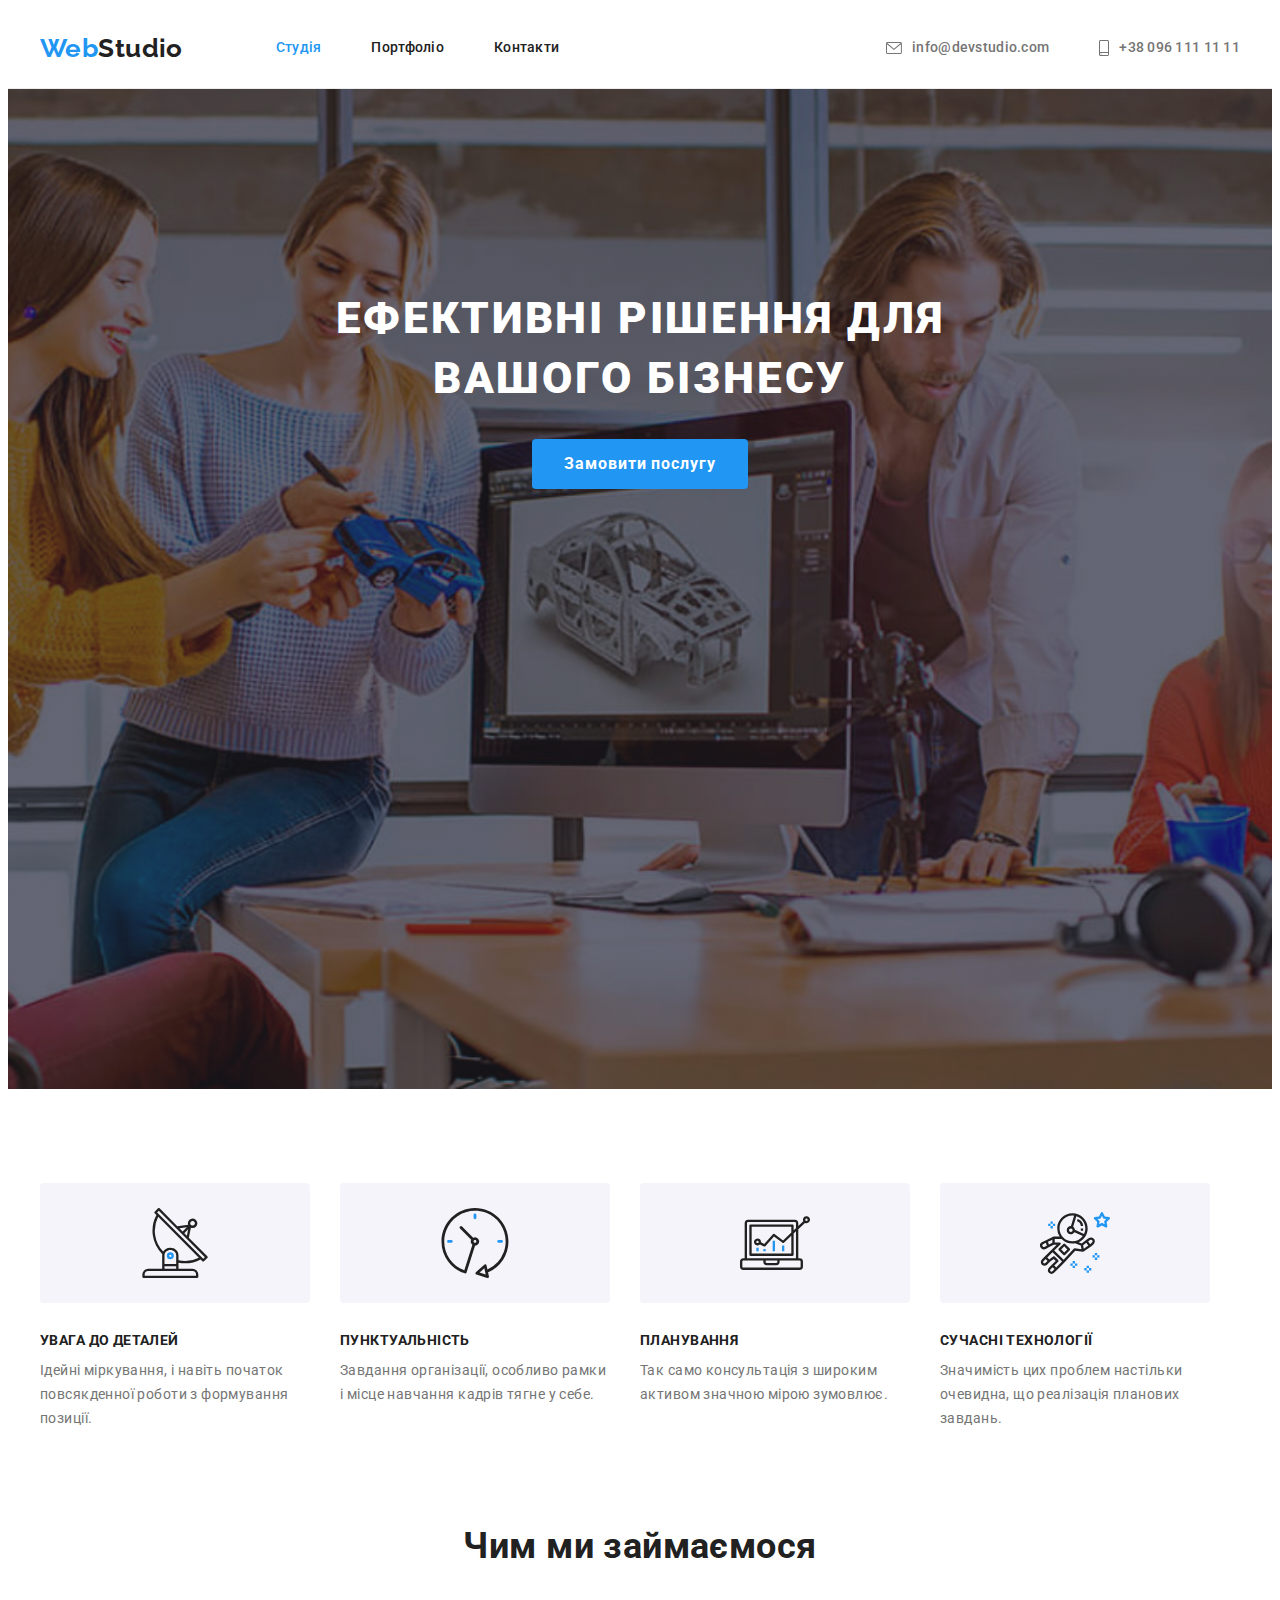
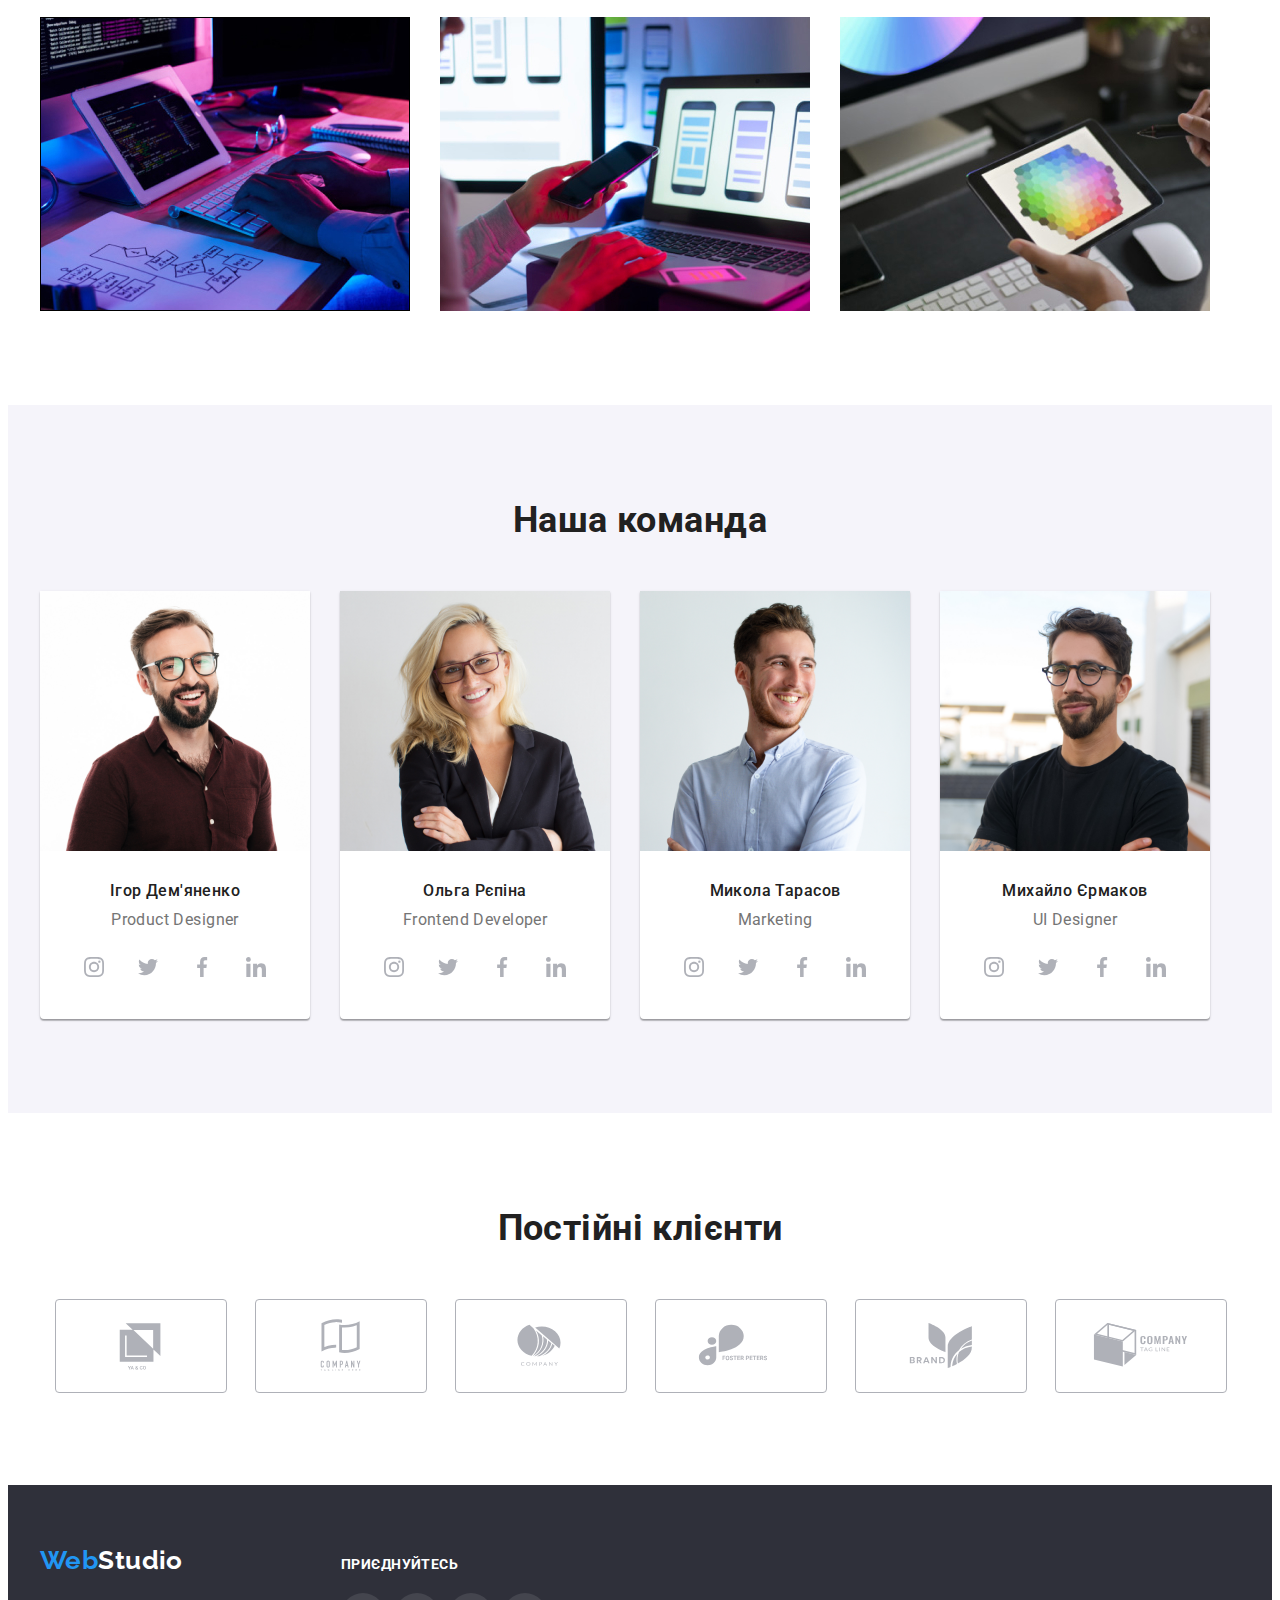
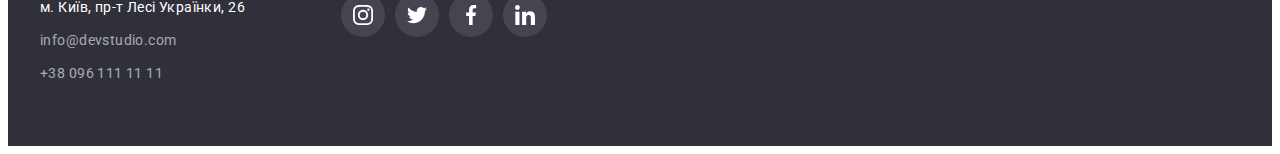
<file: index.html>
<!DOCTYPE html>
<html lang="uk">
  <head>
    <meta charset="UTF-8" />
    <meta http-equiv="X-UA-Compatible" content="IE=edge" />
    <meta name="viewport" content="width=device-width, initial-scale=1.0" />
    <title>Студія</title>
    <link
      href="https://fonts.googleapis.com/css2?family=Raleway:wght@700&family=Roboto:wght@400;500;700;900&display=swap"
      rel="stylesheet"
    />
    <!-- normalize -->
    <link
      rel="stylesheet"
      href="https://cdnjs.cloudflare.com/ajax/libs/modern-normalize/1.1.0/modern-normalize.min.css"
      integrity="sha512-wpPYUAdjBVSE4KJnH1VR1HeZfpl1ub8YT/NKx4PuQ5NmX2tKuGu6U/JRp5y+Y8XG2tV+wKQpNHVUX03MfMFn9Q=="
      crossorigin="anonymous"
      referrerpolicy="no-referrer"
    />
    <!-- favicon -->
    <link rel="apple-touch-icon" sizes="180x180" href="./favicon/apple-touch-icon.png" />
    <link rel="icon" type="image/png" sizes="32x32" href="./favicon/favicon-32x32.png" />
    <link rel="icon" type="image/png" sizes="16x16" href="./favicon/favicon-16x16.png" />
    <link rel="manifest" href="./favicon/site.webmanifest" />
    <link rel="mask-icon" href="./favicon/safari-pinned-tab.svg" color="#5bbad5" />
    <meta name="msapplication-TileColor" content="#da532c" />
    <meta name="theme-color" content="#ffffff" />
    <!-- base styles -->
    <link rel="stylesheet" href="./css/styles.css" />
  </head>
  <body>
    <!--Верхня лінія-->
    <header class="header">
      <div class="container header-nav">
        <nav class="main-nav">
          <a href="./index.html" class="logo link"><span class="accent">Web</span>Studio</a>
          <ul class="site-nav list">
            <li class="item"><a href="./index.html" class="link-current link">Студія</a></li>
            <li class="item"><a href="./portfolio.html" class="link">Портфоліо</a></li>
            <li class="item"><a href="" class="link">Контакти</a></li>
          </ul>
        </nav>
        <ul class="contacts-header list">
          <li class="item">
            <a href="mailto:info@devstudio.com" class="link">
              <svg width="16" height="12" class="icon-mail">
                <use href="./images/icons.svg#icon-mail"></use></svg
              >info@devstudio.com</a
            >
          </li>
          <li class="item">
            <a href="tel:+380961111111" class="link"
              ><svg width="10" height="16" class="icon-phone">
                <use href="./images/icons.svg#icon-phone"></use></svg
              >+38 096 111 11 11</a
            >
          </li>
        </ul>
      </div>
    </header>

    <!--Шапка-->
    <main>
      <section class="section hero">
        <div class="container">
          <h1 class="hero-title">Ефективні рішення для вашого бізнесу</h1>
          <button type="button" class="hero-button">Замовити послугу</button>
        </div>
      </section>

      <!--Особливості-->
      <section class="section">
        <div class="container">
          <h2 class="visually-hidden">Особливості</h2>
          <ul class="feature-list list">
            <li class="item">
              <div class="icon">
                <svg width="70" height="70" class="icon-antenna">
                  <use href="./images/icons.svg#icon-antenna"></use>
                </svg>
              </div>
              <h3 class="title">УВАГА ДО ДЕТАЛЕЙ</h3>
              <p class="specials">
                Ідейні міркування, і навіть початок повсякденної роботи з формування позиції.
              </p>
            </li>
            <li class="item">
              <div class="icon">
                <svg width="70" height="70" class="icon-clock">
                  <use href="./images/icons.svg#icon-clock"></use>
                </svg>
              </div>
              <h3 class="title">ПУНКТУАЛЬНІСТЬ</h3>
              <p class="specials">
                Завдання організації, особливо рамки і місце навчання кадрів тягне у себе.
              </p>
            </li>
            <li class="item">
              <div class="icon">
                <svg width="70" height="70" class="icon-diagram">
                  <use href="./images/icons.svg#icon-diagram"></use>
                </svg>
              </div>
              <h3 class="title">ПЛАНУВАННЯ</h3>
              <p class="specials">
                Так само консультація з широким активом значною мірою зумовлює.
              </p>
            </li>
            <li class="item">
              <div class="icon">
                <svg width="70" height="70" class="icon-astronaut">
                  <use href="./images/icons.svg#icon-astronaut"></use>
                </svg>
              </div>
              <h3 class="title">СУЧАСНІ ТЕХНОЛОГІЇ</h3>
              <p class="specials">
                Значимість цих проблем настільки очевидна, що реалізація планових завдань.
              </p>
            </li>
          </ul>
        </div>
      </section>

      <!--Чим ми займаємося-->
      <section class="engage-section section">
        <div class="container">
          <h2 class="section-title">Чим ми займаємося</h2>
          <ul class="engage-list list">
            <li class="item">
              <img src="./images/img1.jpg" alt="Десктопні додатки" width="370" />
            </li>
            <li class="item">
              <img src="./images/img2.jpg" alt="Мобільні додатки" width="370" />
            </li>
            <li class="item">
              <img src="./images/img3.jpg" alt="Дизайнерські рішення" width="370" />
            </li>
          </ul>
        </div>
      </section>

      <!--Наша команда-->
      <section class="section-team section">
        <div class="container">
          <h2 class="section-title">Наша команда</h2>
          <ul class="team-list list">
            <li class="item">
              <img src="./images/team1.jpg" alt="Ігор Дем'яненко" width="270" />
              <div class="content">
                <h3 class="name">Ігор Дем'яненко</h3>
                <p class="position" lang="en">Product Designer</p>
                <ul class="social-list list">
                  <li class="item-icon">
                    <a href="" class="link"
                      ><svg width="20" height="20" class="icon-instagram">
                        <use href="./images/icons.svg#icon-instagram"></use></svg
                    ></a>
                  </li>
                  <li class="item-icon">
                    <a href="" class="link"
                      ><svg width="20" height="20" class="icon-twitter">
                        <use href="./images/icons.svg#icon-twitter"></use></svg
                    ></a>
                  </li>
                  <li class="item-icon">
                    <a href="" class="link"
                      ><svg width="20" height="20" class="icon-instagram">
                        <use href="./images/icons.svg#icon-facebook"></use></svg
                    ></a>
                  </li>
                  <li class="item-icon">
                    <a href="" class="link"
                      ><svg width="20" height="20" class="icon-linkedin">
                        <use href="./images/icons.svg#icon-linkedin"></use></svg
                    ></a>
                  </li>
                </ul>
              </div>
            </li>
            <li class="item">
              <img src="./images/team2.jpg" alt="Ольга Рєпіна" width="270" />
              <div class="content">
                <h3 class="name">Ольга Рєпіна</h3>
                <p class="position" lang="en">Frontend Developer</p>
                <ul class="social-list list">
                  <li class="item-icon">
                    <a href="" class="link"
                      ><svg width="20" height="20" class="icon-instagram">
                        <use href="./images/icons.svg#icon-instagram"></use></svg
                    ></a>
                  </li>
                  <li class="item-icon">
                    <a href="" class="link"
                      ><svg width="20" height="20" class="icon-twitter">
                        <use href="./images/icons.svg#icon-twitter"></use></svg
                    ></a>
                  </li>
                  <li class="item-icon">
                    <a href="" class="link"
                      ><svg width="20" height="20" class="icon-instagram">
                        <use href="./images/icons.svg#icon-facebook"></use></svg
                    ></a>
                  </li>
                  <li class="item-icon">
                    <a href="" class="link"
                      ><svg width="20" height="20" class="icon-linkedin">
                        <use href="./images/icons.svg#icon-linkedin"></use></svg
                    ></a>
                  </li>
                </ul>
              </div>
            </li>
            <li class="item">
              <img src="./images/team3.jpg" alt="Микола Тарасов" width="270" />
              <div class="content">
                <h3 class="name">Микола Тарасов</h3>
                <p class="position" lang="en">Marketing</p>
                <ul class="social-list list">
                  <li class="item-icon">
                    <a href="" class="link"
                      ><svg width="20" height="20" class="icon-instagram">
                        <use href="./images/icons.svg#icon-instagram"></use></svg
                    ></a>
                  </li>
                  <li class="item-icon">
                    <a href="" class="link"
                      ><svg width="20" height="20" class="icon-twitter">
                        <use href="./images/icons.svg#icon-twitter"></use></svg
                    ></a>
                  </li>
                  <li class="item-icon">
                    <a href="" class="link"
                      ><svg width="20" height="20" class="icon-instagram">
                        <use href="./images/icons.svg#icon-facebook"></use></svg
                    ></a>
                  </li>
                  <li class="item-icon">
                    <a href="" class="link"
                      ><svg width="20" height="20" class="icon-linkedin">
                        <use href="./images/icons.svg#icon-linkedin"></use></svg
                    ></a>
                  </li>
                </ul>
              </div>
            </li>
            <li class="item">
              <img src="./images/team4.jpg" alt="Михайло Єрмаков" width="270" />
              <div class="content">
                <h3 class="name">Михайло Єрмаков</h3>
                <p class="position" lang="en">UI Designer</p>
                <ul class="social-list list">
                  <li class="item-icon">
                    <a href="" class="link"
                      ><svg width="20" height="20" class="icon-instagram">
                        <use href="./images/icons.svg#icon-instagram"></use></svg
                    ></a>
                  </li>
                  <li class="item-icon">
                    <a href="" class="link"
                      ><svg width="20" height="20" class="icon-twitter">
                        <use href="./images/icons.svg#icon-twitter"></use></svg
                    ></a>
                  </li>
                  <li class="item-icon">
                    <a href="" class="link"
                      ><svg width="20" height="20" class="icon-instagram">
                        <use href="./images/icons.svg#icon-facebook"></use></svg
                    ></a>
                  </li>
                  <li class="item-icon">
                    <a href="" class="link"
                      ><svg width="20" height="20" class="icon-linkedin">
                        <use href="./images/icons.svg#icon-linkedin"></use></svg
                    ></a>
                  </li>
                </ul>
              </div>
            </li>
          </ul>
        </div>
      </section>

      <!-- Постійні клієнти -->
      <section class="section-clients section">
        <div class="container">
          <h2 class="section-title">Постійні клієнти</h2>
          <ul class="clients-list list">
            <li class="item">
              <a href="" class="link">
                <svg width="106" height="60" class="icon-client1 icon">
                  <use href="./images/icons.svg#icon-client1"></use></svg
              ></a>
            </li>
            <li class="item">
              <a href="" class="link">
                <svg width="106" height="60" class="icon-client2 icon">
                  <use href="./images/icons.svg#icon-client2"></use>
                </svg>
              </a>
            </li>
            <li class="item">
              <a href="" class="link">
                <svg width="106" height="60" class="icon-client3 icon">
                  <use href="./images/icons.svg#icon-client3"></use>
                </svg>
              </a>
            </li>
            <li class="item">
              <a href="" class="link">
                <svg width="106" height="60" class="icon-client4 icon">
                  <use href="./images/icons.svg#icon-client4"></use>
                </svg>
              </a>
            </li>
            <li class="item">
              <a href="" class="link">
                <svg width="106" height="60" class="icon-client5 icon">
                  <use href="./images/icons.svg#icon-client5"></use></svg
              ></a>
            </li>
            <li class="item">
              <a href="" class="link">
                <svg width="106" height="60" class="icon-client6 icon">
                  <use href="./images/icons.svg#icon-client6"></use></svg
              ></a>
            </li>
          </ul>
        </div>
      </section>
    </main>

    <!--Підвал-->
    <footer class="footer">
      <div class="container footer-contacts">
        <div class="footer-address">
          <a href="./index.html" class="logo-footer link"><span class="accent">Web</span>Studio</a>
          <address class="communication">
            <p class="address">
              <a
                href="https://goo.gl/maps/rs2edAShimfyrWvA8"
                target="_blank"
                rel="noopener noreferrer nofollow"
                class="link"
              >
                м. Київ, пр-т Лесі Українки, 26</a
              >
            </p>
            <ul class="contacts list">
              <li class="item-mail">
                <a href="mailto:info@devstudio.com" class="contact link">info@devstudio.com</a>
              </li>
              <li class="item-tel">
                <a href="tel:+380961111111" class="contact link">+38 096 111 11 11</a>
              </li>
            </ul>
          </address>
        </div>
        <div class="footer-icon">
          <h3 class="title">приєднуйтесь</h3>
          <ul class="footer-social-list list">
            <li class="item-icon">
              <a href="" class="link"
                ><svg width="20" height="20" class="icon-instagram">
                  <use href="./images/icons.svg#icon-instagram"></use></svg
              ></a>
            </li>
            <li class="item-icon">
              <a href="" class="link"
                ><svg width="20" height="20" class="icon-twitter">
                  <use href="./images/icons.svg#icon-twitter"></use></svg
              ></a>
            </li>
            <li class="item-icon">
              <a href="" class="link"
                ><svg width="20" height="20" class="icon-instagram">
                  <use href="./images/icons.svg#icon-facebook"></use></svg
              ></a>
            </li>
            <li class="item-icon">
              <a href="" class="link"
                ><svg width="20" height="20" class="icon-linkedin">
                  <use href="./images/icons.svg#icon-linkedin"></use></svg
              ></a>
            </li>
          </ul>
        </div>
      </div>
    </footer>
  </body>
</html>
</file>
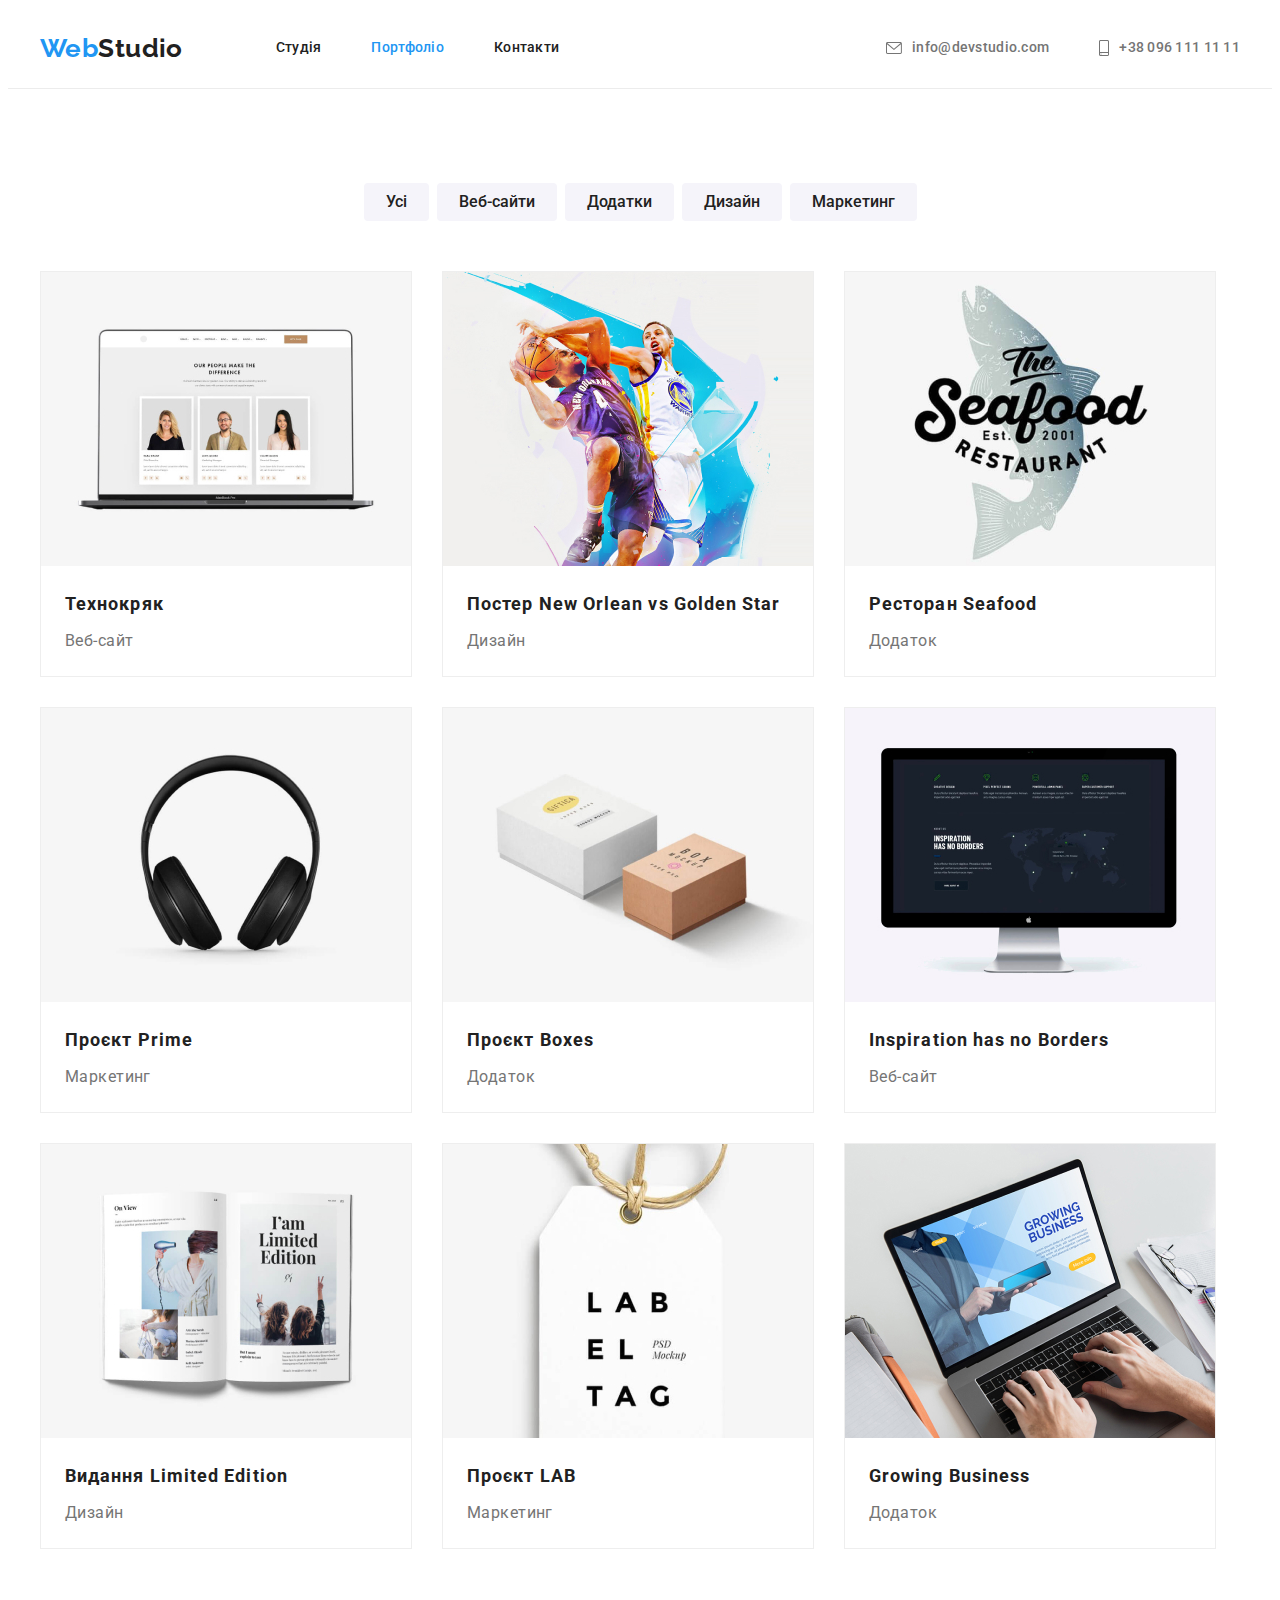
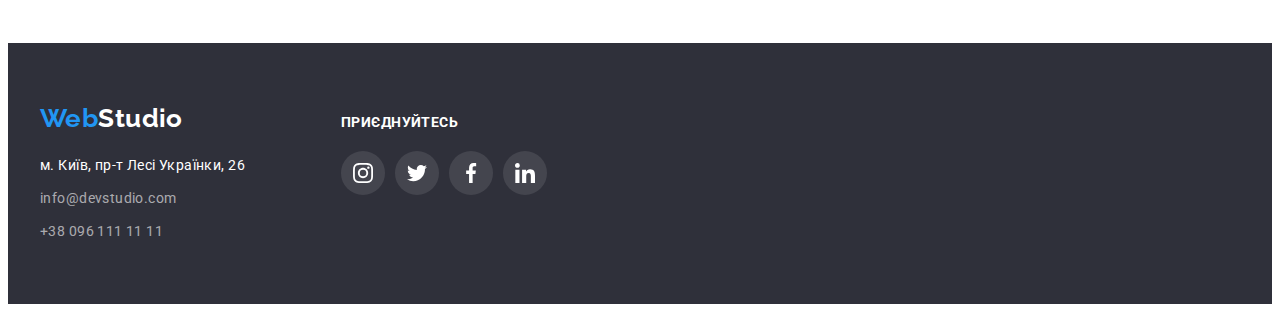
<file: portfolio.html>
<!DOCTYPE html>
<html lang="uk">
  <head>
    <meta charset="UTF-8" />
    <meta http-equiv="X-UA-Compatible" content="IE=edge" />
    <meta name="viewport" content="width=device-width, initial-scale=1.0" />
    <title>Портфоліо</title>
    <link
      href="https://fonts.googleapis.com/css2?family=Raleway:wght@700&family=Roboto:wght@400;500;700;900&display=swap"
      rel="stylesheet"
    />
    <!-- normalize -->
    <link
      rel="stylesheet"
      href="https://cdnjs.cloudflare.com/ajax/libs/modern-normalize/1.1.0/modern-normalize.min.css"
      integrity="sha512-wpPYUAdjBVSE4KJnH1VR1HeZfpl1ub8YT/NKx4PuQ5NmX2tKuGu6U/JRp5y+Y8XG2tV+wKQpNHVUX03MfMFn9Q=="
      crossorigin="anonymous"
      referrerpolicy="no-referrer"
    />
    <!-- favicon -->
    <link rel="apple-touch-icon" sizes="180x180" href="./favicon/apple-touch-icon.png" />
    <link rel="icon" type="image/png" sizes="32x32" href="./favicon/favicon-32x32.png" />
    <link rel="icon" type="image/png" sizes="16x16" href="./favicon/favicon-16x16.png" />
    <link rel="manifest" href="./favicon/site.webmanifest" />
    <link rel="mask-icon" href="./favicon/safari-pinned-tab.svg" color="#5bbad5" />
    <meta name="msapplication-TileColor" content="#da532c" />
    <meta name="theme-color" content="#ffffff" />
    <!-- base styles -->
    <link rel="stylesheet" href="./css/styles.css" />
  </head>

  <body>
    <!--Верхня лінія-->
    <header class="header">
      <div class="container header-nav">
        <nav class="main-nav">
          <a href="./index.html" class="logo link"><span class="accent">Web</span>Studio</a>
          <ul class="site-nav list">
            <li class="item"><a href="./index.html" class="link">Студія</a></li>
            <li class="item"><a href="./portfolio.html" class="link-current link">Портфоліо</a></li>
            <li class="item"><a href="" class="link">Контакти</a></li>
          </ul>
        </nav>
        <ul class="contacts-header list">
          <li class="item">
            <a href="mailto:info@devstudio.com" class="link">
              <svg width="16" height="12" class="icon-mail">
                <use href="./images/icons.svg#icon-mail"></use></svg
              >info@devstudio.com</a
            >
          </li>
          <li class="item">
            <a href="tel:+380961111111" class="link"
              ><svg width="10" height="16" class="icon-phone">
                <use href="./images/icons.svg#icon-phone"></use></svg
              >+38 096 111 11 11</a
            >
          </li>
        </ul>
      </div>
    </header>

    <!-- Портфоліо -->
    <main>
      <section class="section">
        <div class="container">
          <h1 class="visually-hidden">Портфоліо</h1>
          <ul class="site-filter list">
            <li class="item"><button type="button" class="button">Усі</button></li>
            <li class="item"><button type="button" class="button">Веб-сайти</button></li>
            <li class="item"><button type="button" class="button">Додатки</button></li>
            <li class="item"><button type="button" class="button">Дизайн</button></li>
            <li class="item"><button type="button" class="button">Маркетинг</button></li>
          </ul>
          <ul class="work-list list">
            <li class="item">
              <a href="" class="link"
                ><img src="./images/portf-1.jpg" alt="Технокряк" width="370" />
                <div class="content">
                  <h2 class="title">Технокряк</h2>
                  <p class="example">Веб-сайт</p>
                </div>
              </a>
            </li>
            <li class="item">
              <a href="" class="link"
                ><img
                  src="./images/portf-2.jpg"
                  alt="Постер New Orlean vs Golden Star"
                  width="370"
                />
                <div class="content">
                  <h2 class="title">Постер New Orlean vs Golden Star</h2>
                  <p class="example">Дизайн</p>
                </div>
              </a>
            </li>
            <li class="item">
              <a href="" class="link"
                ><img src="./images/portf-3.jpg" alt="Ресторан Seafood" width="370" />
                <div class="content">
                  <h2 class="title">Ресторан Seafood</h2>
                  <p class="example">Додаток</p>
                </div>
              </a>
            </li>
            <li class="item">
              <a href="" class="link"
                ><img src="./images/portf-4.jpg" alt="Проєкт Prime" width="370" />
                <div class="content">
                  <h2 class="title">Проєкт Prime</h2>
                  <p class="example">Маркетинг</p>
                </div>
              </a>
            </li>
            <li class="item">
              <a href="" class="link"
                ><img src="./images/portf-5.jpg" alt="Проєкт Boxes" width="370" />
                <div class="content">
                  <h2 class="title">Проєкт Boxes</h2>
                  <p class="example">Додаток</p>
                </div>
              </a>
            </li>
            <li class="item">
              <a href="" class="link"
                ><img src="./images/portf-6.jpg" alt="Inspiration has no Borders" width="370" />
                <div class="content">
                  <h2 class="title">Inspiration has no Borders</h2>
                  <p class="example">Веб-сайт</p>
                </div>
              </a>
            </li>
            <li class="item">
              <a href="" class="link"
                ><img src="./images/portf-7.jpg" alt="Видання Limited Edition" width="370" />
                <div class="content">
                  <h2 class="title">Видання Limited Edition</h2>
                  <p class="example">Дизайн</p>
                </div>
              </a>
            </li>
            <li class="item">
              <a href="" class="link"
                ><img src="./images/portf-8.jpg" alt="Проєкт LAB" width="370" />
                <div class="content">
                  <h2 class="title">Проєкт LAB</h2>
                  <p class="example">Маркетинг</p>
                </div>
              </a>
            </li>
            <li class="item">
              <a href="" class="link"
                ><img src="./images/portf-9.jpg" alt="Growing Business" width="370" />
                <div class="content">
                  <h2 class="title">Growing Business</h2>
                  <p class="example">Додаток</p>
                </div>
              </a>
            </li>
          </ul>
        </div>
      </section>
    </main>

    <!--Підвал-->
    <footer class="footer">
      <div class="container footer-contacts">
        <div class="footer-address">
          <a href="./index.html" class="logo-footer link"><span class="accent">Web</span>Studio</a>
          <address class="communication">
            <p class="address">
              <a
                href="https://goo.gl/maps/rs2edAShimfyrWvA8"
                target="_blank"
                rel="noopener noreferrer nofollow"
                class="link"
              >
                м. Київ, пр-т Лесі Українки, 26</a
              >
            </p>
            <ul class="contacts list">
              <li class="item-mail">
                <a href="mailto:info@devstudio.com" class="contact link">info@devstudio.com</a>
              </li>
              <li class="item-tel">
                <a href="tel:+380961111111" class="contact link">+38 096 111 11 11</a>
              </li>
            </ul>
          </address>
        </div>
        <div class="footer-icon">
          <h3 class="title">приєднуйтесь</h3>
          <ul class="footer-social-list list">
            <li class="item-icon">
              <a href="" class="link"
                ><svg width="20" height="20" class="icon-instagram">
                  <use href="./images/icons.svg#icon-instagram"></use></svg
              ></a>
            </li>
            <li class="item-icon">
              <a href="" class="link"
                ><svg width="20" height="20" class="icon-twitter">
                  <use href="./images/icons.svg#icon-twitter"></use></svg
              ></a>
            </li>
            <li class="item-icon">
              <a href="" class="link"
                ><svg width="20" height="20" class="icon-instagram">
                  <use href="./images/icons.svg#icon-facebook"></use></svg
              ></a>
            </li>
            <li class="item-icon">
              <a href="" class="link"
                ><svg width="20" height="20" class="icon-linkedin">
                  <use href="./images/icons.svg#icon-linkedin"></use></svg
              ></a>
            </li>
          </ul>
        </div>
      </div>
    </footer>
  </body>
</html>
</file>
<file: css/styles.css>
:root {
  --primary-text-color: #757575;
  --title-text-color: #212121;
  --accent-text-color: #2196f3;
  --white-text-color: #ffffff;
  --contacts-text-color: rgba(255, 255, 255, 0.6);
  --primary-bg-color: #ffffff;
  --gray-bg-color: #f5f4fa;
  --footer-bg-color: #2f303a;
  --active-bottom-color: #188ce8;
  --border-works-color: #eeeeee;
  --header-border-color: #ececec;
  --team-shadow-box: 0px 1px 3px rgba(0, 0, 0, 0.12), 0px 1px 1px rgba(0, 0, 0, 0.14),
    0px 2px 1px rgba(0, 0, 0, 0.2);
  --icons-color: #afb1b8;
}

/*^ general */
body {
  color: var(--primary-text-color);
  background-color: var(--primary-bg-color);
  font-family: 'Roboto', sans-serif;
  font-size: 14px;
  line-height: 1.14;
  letter-spacing: 0.03em;
}

.container {
  margin-left: auto;
  margin-right: auto;
  width: 1200px;
  padding-left: 15px;
  padding-right: 15px;
  /* outline: 1px solid yellow; */
}

.section {
  padding-top: 94px;
  padding-bottom: 94px;
  /* outline: 1px solid red; */
}

h1,
h2,
h3,
p,
ul {
  margin: 0;
  padding-left: 0;
}

.list {
  list-style: none;
}

.link {
  text-decoration: none;
}

img {
  display: block;
  max-width: 100%;
  height: auto;
}

/** Студія */
/*^ header */
.header {
  border-bottom: 1px solid var(--header-border-color);
}

.header-nav,
.main-nav {
  display: flex;
  align-items: center;
}

.logo {
  margin-right: 93px;
  color: var(--title-text-color);
  font-family: 'Raleway', sans-serif;
  font-weight: 700;
  font-size: 26px;
  line-height: 1.19;
}

.accent {
  color: var(--accent-text-color);
}

.site-nav,
.contacts-header {
  display: flex;
}

.site-nav .item:not(:last-child),
.contacts-header .item:not(:last-child) {
  margin-right: 50px;
}

.icon-mail,
.icon-phone {
  margin-right: 10px;
  fill: currentColor;
}

.site-nav .link,
.contacts-header .link {
  display: block;
  padding-top: 32px;
  padding-bottom: 32px;

  color: var(--title-text-color);
  font-weight: 500;
  letter-spacing: 0.02em;
}

.site-nav .link:hover,
.site-nav .link:focus {
  color: var(--accent-text-color);
}

.site-nav .link-current {
  color: var(--accent-text-color);
}

.contacts-header {
  margin-left: auto;
}

.contacts-header .link {
  display: inline-flex;
  align-items: center;
  color: var(--primary-text-color);
  font-weight: 500;
  letter-spacing: 0.02em;
}

.contacts-header .link:hover,
.contacts-header .link:focus {
  color: var(--accent-text-color);
}

/*^ Шапка */
.hero {
  padding: 200px 0;
  background-color: #2f303a;
  background-image: linear-gradient(to right, rgba(47, 48, 58, 0.4), rgba(47, 48, 58, 0.4)),
    url('../images/hero.jpg');
  max-width: 1600px;
  height: 600px;
  background-repeat: no-repeat;
  background-size: cover;
  background-position: center;
  margin: 0 auto;
}

.hero-title {
  width: 696px;
  margin: 0 auto 30px;

  color: var(--white-text-color);
  font-weight: 900;
  font-size: 44px;
  line-height: 1.36;
  letter-spacing: 0.06em;
  text-align: center;
  text-transform: uppercase;
}

.hero-button {
  display: flex;
  align-items: center;
  margin: 0 auto;
  border-radius: 4px;
  padding: 10px 32px;
  border: none;

  color: var(--white-text-color);
  background-color: var(--accent-text-color);
  font-family: inherit;
  font-weight: 700;
  font-size: 16px;
  line-height: 1.88;
  text-align: center;
  letter-spacing: 0.06em;
  cursor: pointer;
}

.hero-button:hover,
.hero-button:focus {
  background-color: var(--active-bottom-color);
}

/*^ Особливості */
.visually-hidden {
  position: absolute;
  width: 1px;
  height: 1px;
  margin: -1px;
  border: 0;
  padding: 0;

  white-space: nowrap;
  clip-path: inset(100%);
  clip: rect(0 0 0 0);
  overflow: hidden;
}

.feature-list .icon {
  display: flex;
  align-items: center;
  justify-content: center;
  width: 270px;
  height: 120px;
  margin-bottom: 30px;
  border-radius: 4px;
  background-color: var(--gray-bg-color);
}

.feature-list {
  display: flex;
}

.feature-list .item {
  flex-basis: 270px;
}

.engage-list .item:not(:last-child),
.feature-list .item:not(:last-child),
.team-list .item:not(:last-child) {
  margin-right: 30px;
}

.feature-list .title {
  margin-bottom: 10px;
  color: var(--title-text-color);
  font-size: 14px;
  text-transform: uppercase;
}

.feature-list .specials {
  line-height: 1.71;
}

/*^ Чим ми займаємося */
.engage-section {
  padding-top: 0;
}

.section-title {
  margin-bottom: 50px;
  color: var(--title-text-color);
  font-size: 36px;
  line-height: 1.17;
  text-align: center;
}

.engage-list,
.team-list {
  display: flex;
}

/*^ Наша команда */
.section-team {
  background-color: var(--gray-bg-color);
}

.team-list .item {
  background-color: var(--primary-bg-color);
  box-shadow: var(--team-shadow-box);
  border-radius: 0px 0px 4px 4px;
}

.team-list .content {
  padding: 30px 0;
}

.team-list .name {
  margin-bottom: 10px;
  flex-basis: 270px;

  color: var(--title-text-color);
  font-weight: 500;
  font-size: 16px;
  line-height: 1.19;
  text-align: center;
}

.team-list .position {
  margin-bottom: 16px;
  font-size: 16px;
  line-height: 1.19;
  text-align: center;
}

.social-list {
  display: flex;
  justify-content: center;
  align-items: center;
}

.social-list .link {
  display: flex;
  width: 100%;
  height: 100%;
  justify-content: center;
  align-items: center;
  fill: var(--icons-color);
}

.social-list .item-icon {
  height: 44px;
  width: 44px;
  fill: currentColor;
}

.social-list .item-icon:not(:last-child) {
  margin-right: 10px;
}

.social-list .link:hover,
.social-list .link:focus {
  fill: var(--primary-bg-color);
  border-radius: 50%;
  background-color: var(--accent-text-color);
}

/*^ Постійні клієнти */
.clients-list {
  display: flex;
  justify-content: center;
  align-items: center;
}

.clients-list .item:not(:last-child) {
  margin-right: 30px;
}

.clients-list .link {
  display: flex;
  width: 100%;
  height: 100%;
  justify-content: center;
  align-items: center;
  fill: var(--icons-color);
  border: 1px solid #afb1b8;
  border-radius: 4px;
}

.clients-list .item {
  width: 170px;
  height: 92px;
  fill: currentColor;
}

.clients-list .link:hover,
.clients-list .link:focus {
  fill: var(--accent-text-color);
  border-color: var(--accent-text-color);
}

/*^ Футер */
.footer {
  padding: 60px 0;
  background-color: var(--footer-bg-color);
}

.footer-address {
  width: 231px;
}

.communication {
  font-style: normal;
}

.footer .logo-footer {
  display: block;
  margin-bottom: 20px;

  color: var(--white-text-color);
  font-family: 'Raleway', sans-serif;
  font-weight: 700;
  font-size: 26px;
  line-height: 1.19;
}

.communication .address,
.contacts .item-mail {
  margin-bottom: 9px;
}

.address .link {
  color: var(--white-text-color);
  line-height: 1.71;
}

.contacts .link {
  color: var(--contacts-text-color);
  line-height: 1.71;
}

.contacts .link:hover,
.contacts .link:focus {
  color: var(--accent-text-color);
}

/* Посилання */
.footer-contacts {
  display: flex;
  align-items: baseline;
}

.footer-icon {
  margin-left: 70px;
}

.footer-icon .title {
  margin-bottom: 20px;
  color: var(--primary-bg-color);
  font-size: 14px;
  text-transform: uppercase;
}

.footer-social-list {
  display: flex;
  justify-content: flex-start;
  align-items: center;
}

.footer-social-list .link {
  display: flex;
  width: 44px;
  height: 44px;
  justify-content: center;
  align-items: center;
  fill: var(--primary-bg-color);
  background-color: rgba(255, 255, 255, 0.1);
  border-radius: 50%;
}

.footer-social-list .item-icon {
  fill: currentColor;
}

.footer-social-list .item-icon:not(:last-child) {
  margin-right: 10px;
}

.footer-social-list .link:hover,
.footer-social-list .link:focus {
  background-color: var(--accent-text-color);
}

/** Портфоліо */
.site-filter {
  display: flex;
  margin-bottom: 50px;
  justify-content: center;
}

/* кнопки */
.site-filter .button {
  border-radius: 4px;
  padding: 6px 22px;
  border: none;

  color: var(--title-text-color);
  background-color: var(--gray-bg-color);
  font-family: inherit;
  font-weight: 500;
  font-size: 16px;
  line-height: 1.62;
  text-align: center;
  cursor: pointer;
}

.site-filter .item:not(:last-child) {
  margin-right: 8px;
}

.site-filter .button:hover,
.site-filter .button:focus {
  color: var(--white-text-color);
  background-color: var(--accent-text-color);
  filter: drop-shadow(0px 4px 4px rgba(0, 0, 0, 0.25));
}

/* картки */
.work-list {
  display: flex;
  flex-wrap: wrap;
}

.work-list .content {
  padding: 20px 24px;
}

.work-list .item {
  flex-basis: 370px;
  background-color: var(--primary-bg-color);
  border: 1px solid var(--border-works-color);
}

.work-list .item:not(:nth-child(3n + 3)) {
  margin-right: 30px;
}

.work-list .item:not(:nth-last-child(-n + 3)) {
  margin-bottom: 30px;
}

.work-list .title {
  margin-bottom: 4px;
  color: var(--title-text-color);
  font-size: 18px;
  line-height: 2;
  letter-spacing: 0.06em;
}

.work-list .example {
  color: var(--primary-text-color);
  font-size: 16px;
  line-height: 1.88;
}

.work-list .item:hover {
  box-shadow: 0px 1px 1px rgba(0, 0, 0, 0.12), 0px 4px 4px rgba(0, 0, 0, 0.06),
    1px 4px 6px rgba(0, 0, 0, 0.16);
}
</file>
